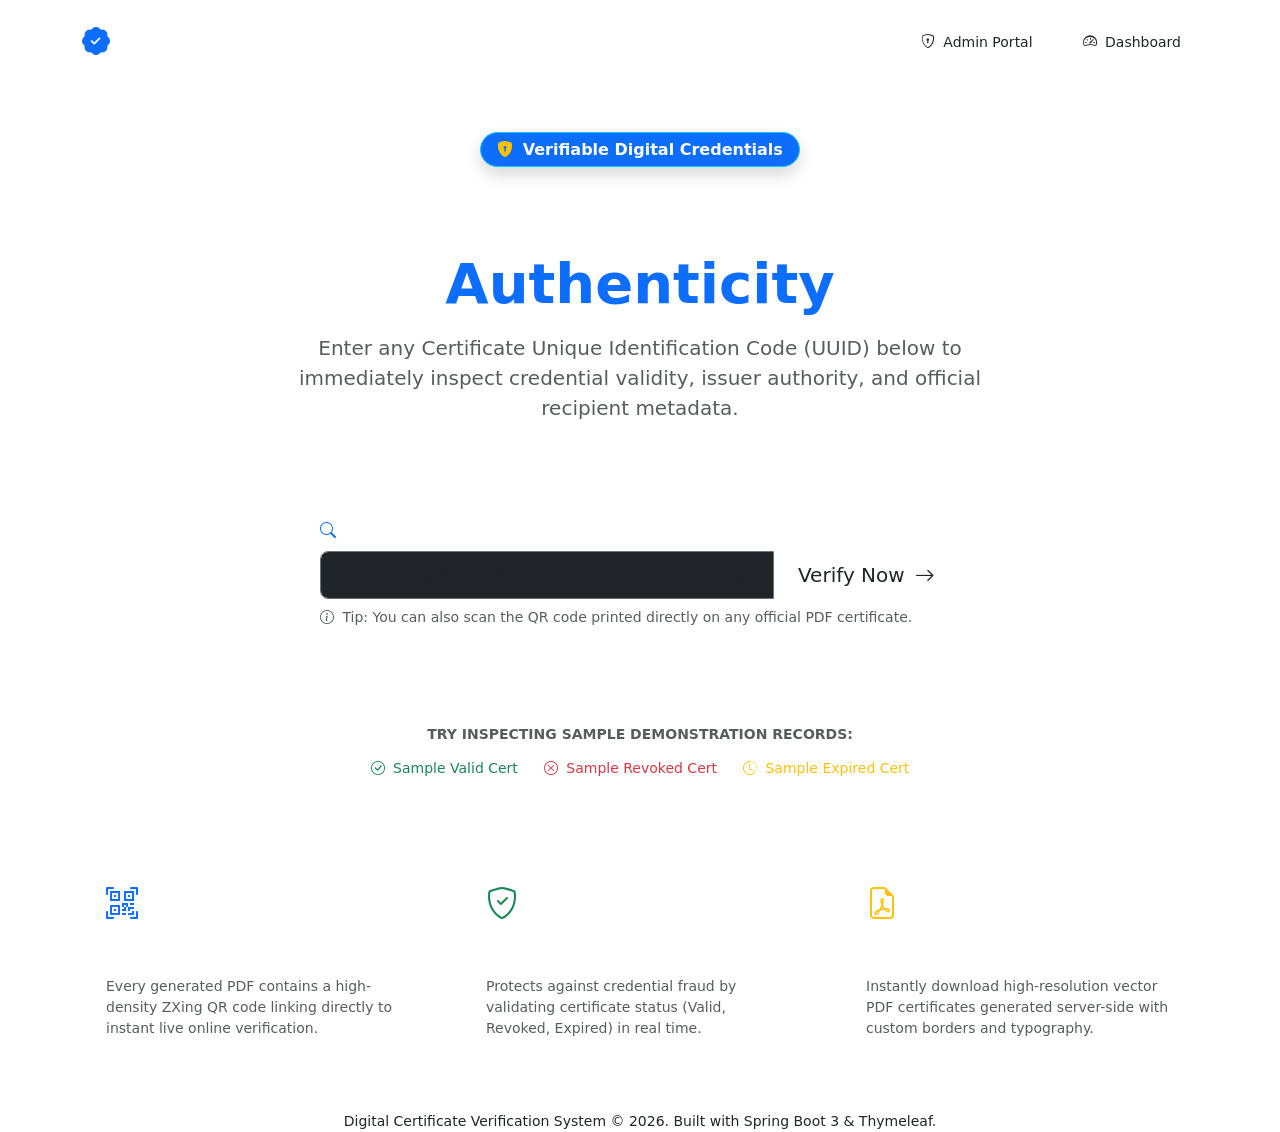
<file: src/main/resources/templates/index.html>
<!DOCTYPE html>
<html xmlns:th="http://www.thymeleaf.org"
      xmlns:sec="http://www.thymeleaf.org/extras/spring-security" lang="en">
<head>
    <meta charset="UTF-8">
    <meta name="viewport" content="width=device-width, initial-scale=1.0">
    <title>Digital Certificate Verification Portal</title>
    <meta name="description" content="Verify the authenticity and validity of issued digital certificates using unique UUID verification codes or QR scans.">
    
    <!-- Bootstrap 5 CSS -->
    <link href="https://cdn.jsdelivr.net/npm/bootstrap@5.3.2/dist/css/bootstrap.min.css" rel="stylesheet">
    <!-- Bootstrap Icons -->
    <link href="https://cdn.jsdelivr.net/npm/bootstrap-icons@1.11.3/font/bootstrap-icons.min.css" rel="stylesheet">
    <!-- Custom CSS -->
    <link rel="stylesheet" th:href="@{/css/styles.css}">
</head>
<body>

    <!-- Navigation Header -->
    <nav class="navbar navbar-expand-lg navbar-dark navbar-custom py-3">
        <div class="container">
            <a class="navbar-brand d-flex align-items-center gap-2" href="/">
                <i class="bi bi-patch-check-fill fs-3 text-primary"></i>
                <span class="fs-4">CertiVerify</span>
            </a>
            <div class="d-flex align-items-center gap-3">
                <a sec:authorize="isAnonymous()" href="/login" class="btn btn-outline-custom btn-sm px-3">
                    <i class="bi bi-shield-lock me-1"></i> Admin Portal
                </a>
                <a sec:authorize="isAuthenticated()" href="/admin/dashboard" class="btn btn-primary-custom btn-sm px-3">
                    <i class="bi bi-speedometer2 me-1"></i> Dashboard
                </a>
            </div>
        </div>
    </nav>

    <!-- Hero Section -->
    <main class="container my-auto py-5">
        <div class="row justify-content-center text-center">
            <div class="col-lg-9 col-xl-8">
                
                <div class="badge bg-primary text-white px-3 py-2 rounded-pill mb-3 border border-info fs-6 shadow">
                    <i class="bi bi-shield-lock-fill me-1 text-warning"></i> Verifiable Digital Credentials
                </div>

                <h1 class="display-4 fw-bold mb-3 text-white">
                    Verify Certificate <span class="text-primary">Authenticity</span>
                </h1>
                
                <p class="lead text-muted mb-5">
                    Enter any Certificate Unique Identification Code (UUID) below to immediately inspect credential validity, issuer authority, and official recipient metadata.
                </p>

                <!-- Search Card -->
                <div class="glass-card p-4 p-md-5 mb-5 text-start">
                    <form th:action="@{/verify}" method="get" id="searchForm">
                        <label for="certificateIdInput" class="form-label fw-bold text-white mb-2">
                            <i class="bi bi-search me-1 text-primary"></i> Enter Certificate ID Code
                        </label>
                        <div class="input-group input-group-lg">
                            <input type="text" 
                                   id="certificateIdInput" 
                                   name="id" 
                                   class="form-control bg-dark text-white border-secondary shadow-none" 
                                   placeholder="e.g. c8f1e2a0-4b5c-4d3e-8f1a-2b3c4d5e6f7a" 
                                   required 
                                   autocomplete="off">
                            <button type="submit" class="btn btn-primary-custom px-4">
                                Verify Now <i class="bi bi-arrow-right ms-1"></i>
                            </button>
                        </div>
                        <div class="form-text text-muted mt-2">
                            <i class="bi bi-info-circle me-1"></i> Tip: You can also scan the QR code printed directly on any official PDF certificate.
                        </div>
                    </form>
                </div>

                <!-- Sample Pre-loaded Demo Certificates -->
                <div class="text-center text-muted small">
                    <p class="mb-2 text-uppercase fw-semibold tracking-wider">Try inspecting sample demonstration records:</p>
                    <div class="d-flex flex-wrap justify-content-center gap-2">
                        <a href="/verify/c8f1e2a0-4b5c-4d3e-8f1a-2b3c4d5e6f7a" class="btn btn-sm btn-outline-custom text-success">
                            <i class="bi bi-check-circle me-1"></i> Sample Valid Cert
                        </a>
                        <a href="/verify/e9d8c7b6-5a4f-3e2d-1c0b-9a8b7c6d5e4f" class="btn btn-sm btn-outline-custom text-danger">
                            <i class="bi bi-x-circle me-1"></i> Sample Revoked Cert
                        </a>
                        <a href="/verify/a1b2c3d4-e5f6-7a8b-9c0d-1e2f3a4b5c6d" class="btn btn-sm btn-outline-custom text-warning">
                            <i class="bi bi-clock-history me-1"></i> Sample Expired Cert
                        </a>
                    </div>
                </div>

            </div>
        </div>

        <!-- Features Grid -->
        <div class="row g-4 mt-5">
            <div class="col-md-4">
                <div class="glass-card p-4 h-100">
                    <div class="feature-icon text-primary fs-2 mb-3">
                        <i class="bi bi-qr-code-scan"></i>
                    </div>
                    <h5 class="text-white fw-bold mb-2">QR Code Verification</h5>
                    <p class="text-muted small mb-0">Every generated PDF contains a high-density ZXing QR code linking directly to instant live online verification.</p>
                </div>
            </div>
            <div class="col-md-4">
                <div class="glass-card p-4 h-100">
                    <div class="feature-icon text-success fs-2 mb-3">
                        <i class="bi bi-shield-check"></i>
                    </div>
                    <h5 class="text-white fw-bold mb-2">Real-Time Tamper Defense</h5>
                    <p class="text-muted small mb-0">Protects against credential fraud by validating certificate status (Valid, Revoked, Expired) in real time.</p>
                </div>
            </div>
            <div class="col-md-4">
                <div class="glass-card p-4 h-100">
                    <div class="feature-icon text-warning fs-2 mb-3">
                        <i class="bi bi-file-earmark-pdf"></i>
                    </div>
                    <h5 class="text-white fw-bold mb-2">High-Res PDF Export</h5>
                    <p class="text-muted small mb-0">Instantly download high-resolution vector PDF certificates generated server-side with custom borders and typography.</p>
                </div>
            </div>
        </div>

    </main>

    <!-- Footer -->
    <footer class="text-center">
        <div class="container">
            <p class="mb-0 small">
                Digital Certificate Verification System &copy; 2026. Built with Spring Boot 3 &amp; Thymeleaf.
            </p>
        </div>
    </footer>

    <!-- Bootstrap JS -->
    <script src="https://cdn.jsdelivr.net/npm/bootstrap@5.3.2/dist/js/bootstrap.bundle.min.js"></script>
    <!-- Custom JS -->
    <script th:src="@{/js/app.js}"></script>
</body>
</html>
</file>
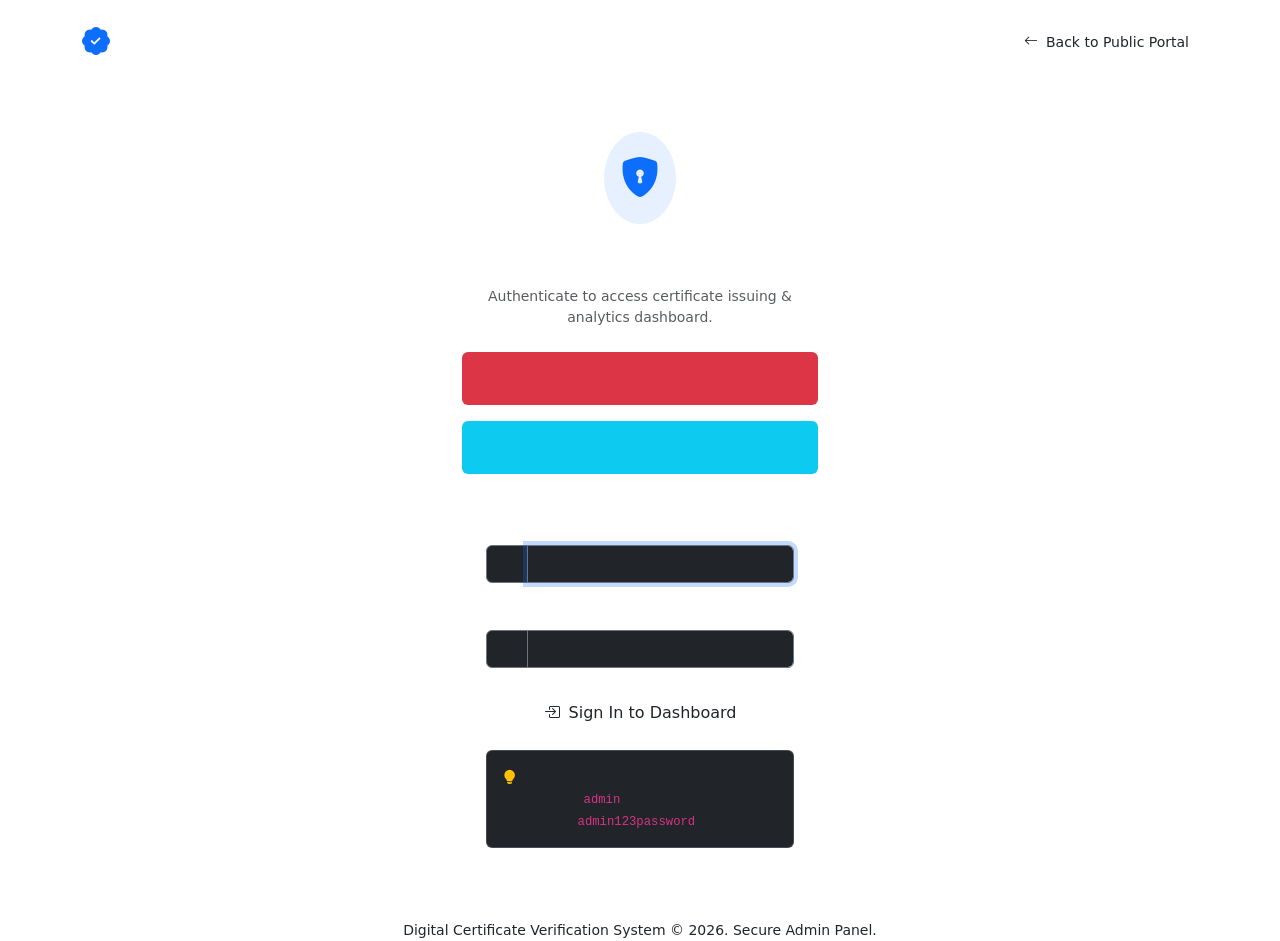
<file: src/main/resources/templates/login.html>
<!DOCTYPE html>
<html xmlns:th="http://www.thymeleaf.org" lang="en">
<head>
    <meta charset="UTF-8">
    <meta name="viewport" content="width=device-width, initial-scale=1.0">
    <title>Admin Login | CertiVerify</title>
    
    <!-- Bootstrap 5 CSS -->
    <link href="https://cdn.jsdelivr.net/npm/bootstrap@5.3.2/dist/css/bootstrap.min.css" rel="stylesheet">
    <!-- Bootstrap Icons -->
    <link href="https://cdn.jsdelivr.net/npm/bootstrap-icons@1.11.3/font/bootstrap-icons.min.css" rel="stylesheet">
    <!-- Custom CSS -->
    <link rel="stylesheet" th:href="@{/css/styles.css}">
</head>
<body>

    <nav class="navbar navbar-expand-lg navbar-dark navbar-custom py-3">
        <div class="container">
            <a class="navbar-brand d-flex align-items-center gap-2" href="/">
                <i class="bi bi-patch-check-fill fs-3 text-primary"></i>
                <span class="fs-4">CertiVerify</span>
            </a>
            <a href="/" class="btn btn-outline-custom btn-sm">
                <i class="bi bi-arrow-left me-1"></i> Back to Public Portal
            </a>
        </div>
    </nav>

    <main class="container my-auto py-5">
        <div class="row justify-content-center">
            <div class="col-md-6 col-lg-5 col-xl-4">
                
                <div class="text-center mb-4">
                    <div class="d-inline-flex p-3 rounded-circle bg-primary bg-opacity-10 text-primary mb-3">
                        <i class="bi bi-shield-lock-fill fs-1"></i>
                    </div>
                    <h2 class="text-white fw-bold">Admin Portal</h2>
                    <p class="text-muted small">Authenticate to access certificate issuing &amp; analytics dashboard.</p>
                </div>

                <!-- Error & Info Alerts -->
                <div th:if="${errorMessage}" class="alert alert-danger border-0 bg-danger bg-opacity-20 text-danger text-center small mb-3">
                    <i class="bi bi-exclamation-circle me-1"></i> <span th:text="${errorMessage}">Error</span>
                </div>

                <div th:if="${infoMessage}" class="alert alert-info border-0 bg-info bg-opacity-20 text-info text-center small mb-3">
                    <i class="bi bi-info-circle me-1"></i> <span th:text="${infoMessage}">Info</span>
                </div>

                <!-- Login Glass Card -->
                <div class="glass-card p-4">
                    <form th:action="@{/login}" method="post">
                        <div class="mb-3">
                            <label for="username" class="form-label text-white small fw-semibold">Username</label>
                            <div class="input-group">
                                <span class="input-group-text bg-dark border-secondary text-muted"><i class="bi bi-person"></i></span>
                                <input type="text" id="username" name="username" class="form-control bg-dark text-white border-secondary" placeholder="admin" required autofocus>
                            </div>
                        </div>

                        <div class="mb-4">
                            <label for="password" class="form-label text-white small fw-semibold">Password</label>
                            <div class="input-group">
                                <span class="input-group-text bg-dark border-secondary text-muted"><i class="bi bi-key"></i></span>
                                <input type="password" id="password" name="password" class="form-control bg-dark text-white border-secondary" placeholder="••••••••" required>
                            </div>
                        </div>

                        <button type="submit" class="btn btn-primary-custom w-100 py-2 mb-3">
                            <i class="bi bi-box-arrow-in-right me-1"></i> Sign In to Dashboard
                        </button>
                    </form>

                    <!-- Pre-filled Credentials Tip -->
                    <div class="p-3 rounded bg-dark border border-secondary border-opacity-50 text-muted small">
                        <i class="bi bi-lightbulb-fill text-warning me-1"></i> <strong>Default Credentials:</strong><br>
                        Username: <code>admin</code><br>
                        Password: <code>admin123password</code>
                    </div>
                </div>

            </div>
        </div>
    </main>

    <footer class="text-center">
        <div class="container">
            <p class="mb-0 small">Digital Certificate Verification System &copy; 2026. Secure Admin Panel.</p>
        </div>
    </footer>

    <script src="https://cdn.jsdelivr.net/npm/bootstrap@5.3.2/dist/js/bootstrap.bundle.min.js"></script>
</body>
</html>
</file>
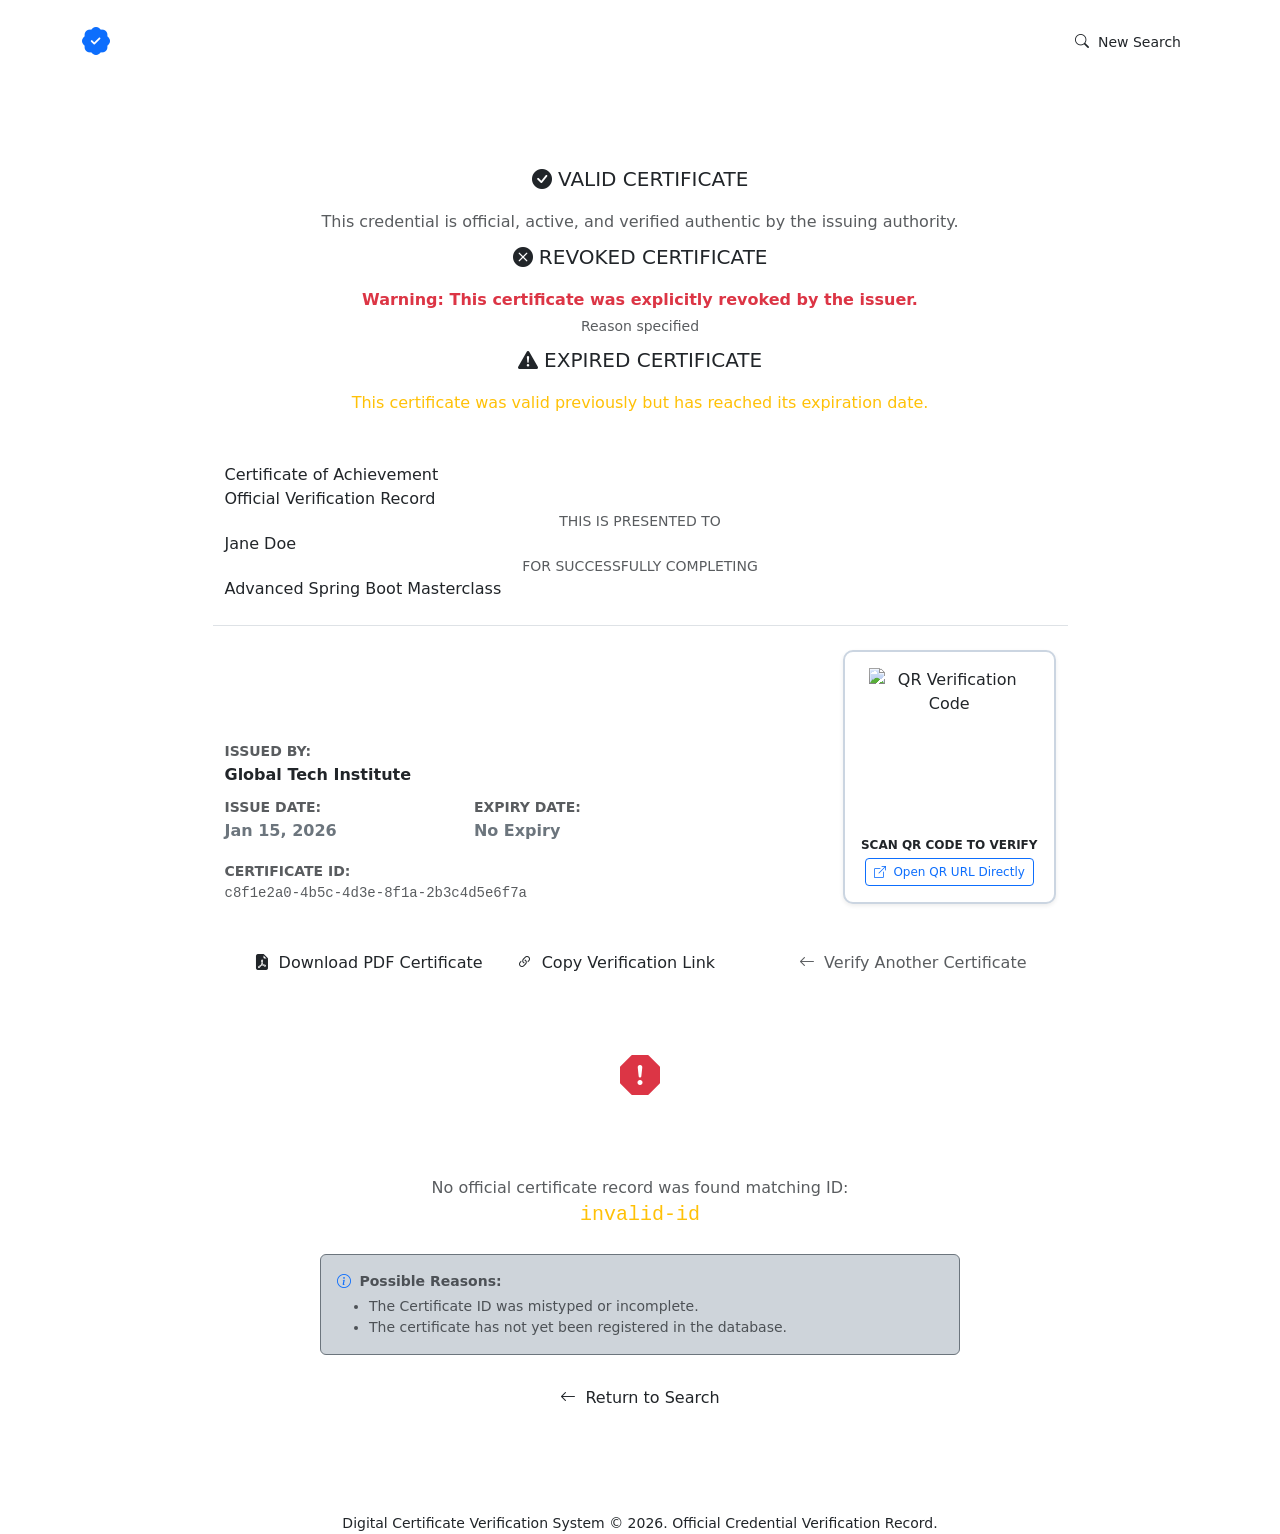
<file: src/main/resources/templates/verify.html>
<!DOCTYPE html>
<html xmlns:th="http://www.thymeleaf.org"
      xmlns:sec="http://www.thymeleaf.org/extras/spring-security" lang="en">
<head>
    <meta charset="UTF-8">
    <meta name="viewport" content="width=device-width, initial-scale=1.0">
    <title>Certificate Verification Result | CertiVerify</title>
    
    <!-- Bootstrap 5 CSS -->
    <link href="https://cdn.jsdelivr.net/npm/bootstrap@5.3.2/dist/css/bootstrap.min.css" rel="stylesheet">
    <!-- Bootstrap Icons -->
    <link href="https://cdn.jsdelivr.net/npm/bootstrap-icons@1.11.3/font/bootstrap-icons.min.css" rel="stylesheet">
    <!-- Custom CSS -->
    <link rel="stylesheet" th:href="@{/css/styles.css}">
</head>
<body>

    <!-- Navigation Header -->
    <nav class="navbar navbar-expand-lg navbar-dark navbar-custom py-3">
        <div class="container">
            <a class="navbar-brand d-flex align-items-center gap-2" href="/">
                <i class="bi bi-patch-check-fill fs-3 text-primary"></i>
                <span class="fs-4">CertiVerify</span>
            </a>
            <div class="d-flex align-items-center gap-3">
                <a href="/" class="btn btn-outline-custom btn-sm px-3">
                    <i class="bi bi-search me-1"></i> New Search
                </a>
            </div>
        </div>
    </nav>

    <main class="container my-5">
        
        <!-- CASE 1: Certificate Found -->
        <div th:if="${found}" class="row justify-content-center">
            <div class="col-lg-10 col-xl-9">
                
                <!-- Status Banner -->
                <div class="glass-card p-4 mb-4 text-center">
                    <div th:if="${certificate.status.name() == 'VALID'}">
                        <div class="badge-status badge-valid fs-5 py-2 px-4 mb-2">
                            <i class="bi bi-check-circle-fill"></i> VALID CERTIFICATE
                        </div>
                        <p class="text-muted mb-0">This credential is official, active, and verified authentic by the issuing authority.</p>
                    </div>

                    <div th:if="${certificate.status.name() == 'REVOKED'}">
                        <div class="badge-status badge-revoked fs-5 py-2 px-4 mb-2">
                            <i class="bi bi-x-circle-fill"></i> REVOKED CERTIFICATE
                        </div>
                        <p class="text-danger mb-1 fw-bold">Warning: This certificate was explicitly revoked by the issuer.</p>
                        <p class="text-muted small mb-0" th:if="${certificate.revocationReason != null}" th:text="'Reason: ' + ${certificate.revocationReason}">Reason specified</p>
                    </div>

                    <div th:if="${certificate.status.name() == 'EXPIRED'}">
                        <div class="badge-status badge-expired fs-5 py-2 px-4 mb-2">
                            <i class="bi bi-exclamation-triangle-fill"></i> EXPIRED CERTIFICATE
                        </div>
                        <p class="text-warning mb-0">This certificate was valid previously but has reached its expiration date.</p>
                    </div>
                </div>

                <!-- Certificate Visual Document Card -->
                <div class="certificate-frame mb-4">
                    <div class="cert-header">
                        <div class="cert-title">Certificate of Achievement</div>
                        <div class="cert-subtitle">Official Verification Record</div>
                    </div>

                    <div class="text-center text-muted small text-uppercase tracking-wider">This is presented to</div>
                    <div class="cert-recipient" th:text="${certificate.recipientName}">Jane Doe</div>

                    <div class="text-center text-muted small text-uppercase tracking-wider">for successfully completing</div>
                    <div class="cert-course" th:text="${certificate.courseName}">Advanced Spring Boot Masterclass</div>

                    <div class="row align-items-end mt-4 pt-4 border-top">
                        <div class="col-md-7">
                            <div class="mb-2">
                                <span class="text-muted small text-uppercase fw-bold">Issued By:</span>
                                <div class="fw-bold fs-6 text-dark" th:text="${certificate.issuedBy}">Global Tech Institute</div>
                            </div>
                            <div class="row">
                                <div class="col-6">
                                    <span class="text-muted small text-uppercase fw-bold">Issue Date:</span>
                                    <div class="fw-semibold text-secondary" th:text="${#temporals.format(certificate.issueDate, 'MMM dd, yyyy')}">Jan 15, 2026</div>
                                </div>
                                <div class="col-6">
                                    <span class="text-muted small text-uppercase fw-bold">Expiry Date:</span>
                                    <div class="fw-semibold text-secondary" 
                                         th:text="${certificate.expiryDate != null ? #temporals.format(certificate.expiryDate, 'MMM dd, yyyy') : 'Lifetime (No Expiry)'}">
                                         No Expiry
                                    </div>
                                </div>
                            </div>
                            <div class="mt-3">
                                <span class="text-muted small text-uppercase fw-bold">Certificate ID:</span>
                                <div class="font-monospace text-muted small text-break" th:text="${certificate.id}">c8f1e2a0-4b5c-4d3e-8f1a-2b3c4d5e6f7a</div>
                            </div>
                        </div>

                        <!-- Embedded QR Code Image -->
                        <div class="col-md-5 text-end mt-3 mt-md-0">
                            <div class="p-3 bg-white d-inline-block text-center shadow-sm" style="border: 2px solid #cbd5e1; border-radius: 10px;">
                                <img th:src="'data:image/png;base64,' + ${qrBase64}" alt="QR Verification Code" class="img-fluid mb-2" width="160" height="160" style="image-rendering: pixelated; display: block; margin: 0 auto;">
                                <div class="fw-bold text-dark text-uppercase mb-1" style="font-size: 0.75rem;">Scan QR Code to Verify</div>
                                <a th:href="${certificate.verificationUrl}" target="_blank" class="btn btn-sm btn-outline-primary py-1 px-2" style="font-size: 0.75rem;">
                                    <i class="bi bi-box-arrow-up-right me-1"></i> Open QR URL Directly
                                </a>
                            </div>
                        </div>
                    </div>
                </div>

                <!-- Action Toolbar -->
                <div class="glass-card p-3 d-flex flex-wrap align-items-center justify-content-between gap-3">
                    <div class="d-flex align-items-center gap-2">
                        <a th:href="@{/api/certificates/{id}/pdf(id=${certificate.id})}" class="btn btn-primary-custom">
                            <i class="bi bi-file-earmark-pdf-fill me-1"></i> Download PDF Certificate
                        </a>
                        <button type="button" class="btn btn-outline-custom" th:attr="data-url=${certificate.verificationUrl}" onclick="copyToClipboard(this.getAttribute('data-url'), this)">
                            <i class="bi bi-link-45deg me-1"></i> Copy Verification Link
                        </button>
                    </div>
                    <a href="/" class="btn btn-link text-muted text-decoration-none small">
                        <i class="bi bi-arrow-left me-1"></i> Verify Another Certificate
                    </a>
                </div>

            </div>
        </div>

        <!-- CASE 2: Certificate Not Found -->
        <div th:unless="${found}" class="row justify-content-center text-center">
            <div class="col-lg-8">
                <div class="glass-card p-5 border-danger border-opacity-30">
                    <div class="text-danger fs-1 mb-3">
                        <i class="bi bi-exclamation-octagon-fill"></i>
                    </div>
                    <h2 class="text-white fw-bold mb-3">Certificate Not Found</h2>
                    <p class="text-muted mb-4">
                        No official certificate record was found matching ID: <br>
                        <code class="fs-5 text-warning" th:text="${searchedId}">invalid-id</code>
                    </p>
                    <div class="alert alert-dark border-secondary text-start text-muted small mb-4">
                        <i class="bi bi-info-circle me-1 text-primary"></i> <strong>Possible Reasons:</strong>
                        <ul class="mb-0 mt-1">
                            <li>The Certificate ID was mistyped or incomplete.</li>
                            <li>The certificate has not yet been registered in the database.</li>
                        </ul>
                    </div>
                    <a href="/" class="btn btn-primary-custom px-4">
                        <i class="bi bi-arrow-left me-1"></i> Return to Search
                    </a>
                </div>
            </div>
        </div>

    </main>

    <!-- Footer -->
    <footer class="text-center">
        <div class="container">
            <p class="mb-0 small">
                Digital Certificate Verification System &copy; 2026. Official Credential Verification Record.
            </p>
        </div>
    </footer>

    <!-- Bootstrap & Custom JS -->
    <script src="https://cdn.jsdelivr.net/npm/bootstrap@5.3.2/dist/js/bootstrap.bundle.min.js"></script>
    <script th:src="@{/js/app.js}"></script>
</body>
</html>
</file>
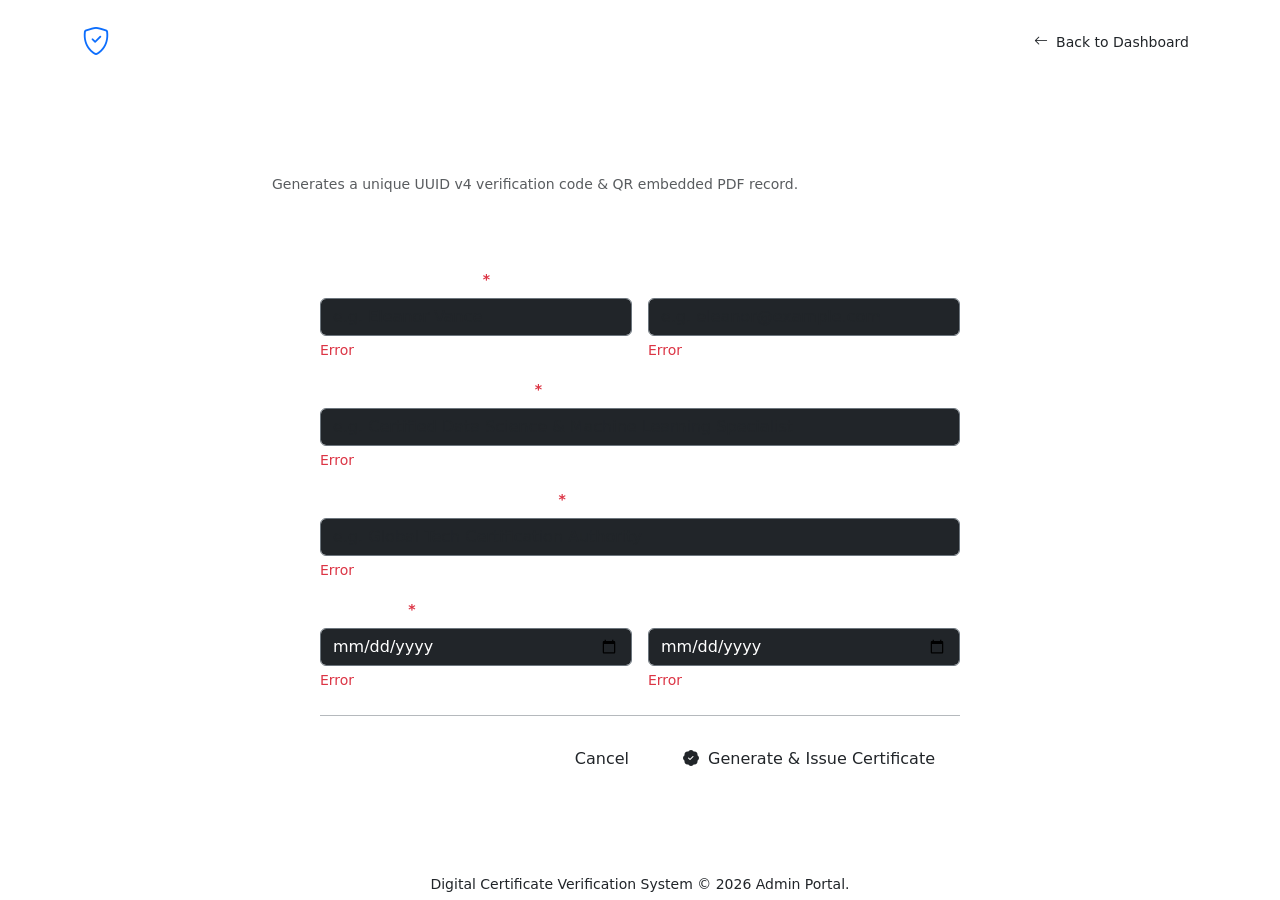
<file: src/main/resources/templates/admin/create-certificate.html>
<!DOCTYPE html>
<html xmlns:th="http://www.thymeleaf.org" lang="en">
<head>
    <meta charset="UTF-8">
    <meta name="viewport" content="width=device-width, initial-scale=1.0">
    <title>Issue New Certificate | CertiVerify Admin</title>
    
    <!-- Bootstrap 5 CSS -->
    <link href="https://cdn.jsdelivr.net/npm/bootstrap@5.3.2/dist/css/bootstrap.min.css" rel="stylesheet">
    <!-- Bootstrap Icons -->
    <link href="https://cdn.jsdelivr.net/npm/bootstrap-icons@1.11.3/font/bootstrap-icons.min.css" rel="stylesheet">
    <!-- Custom CSS -->
    <link rel="stylesheet" th:href="@{/css/styles.css}">
</head>
<body>

    <nav class="navbar navbar-expand-lg navbar-dark navbar-custom py-3">
        <div class="container">
            <a class="navbar-brand d-flex align-items-center gap-2" href="/admin/dashboard">
                <i class="bi bi-shield-check fs-3 text-primary"></i>
                <span class="fs-4">CertiVerify Admin</span>
            </a>
            <a href="/admin/dashboard" class="btn btn-outline-custom btn-sm">
                <i class="bi bi-arrow-left me-1"></i> Back to Dashboard
            </a>
        </div>
    </nav>

    <main class="container my-5">
        <div class="row justify-content-center">
            <div class="col-lg-8">
                
                <div class="d-flex align-items-center justify-content-between mb-4">
                    <div>
                        <h2 class="text-white fw-bold mb-1">Issue New Digital Certificate</h2>
                        <p class="text-muted small mb-0">Generates a unique UUID v4 verification code &amp; QR embedded PDF record.</p>
                    </div>
                </div>

                <div class="glass-card p-4 p-md-5">
                    <form th:action="@{/admin/certificates/new}" th:object="${certificateForm}" method="post">
                        
                        <div class="row g-3 mb-3">
                            <div class="col-md-6">
                                <label for="recipientName" class="form-label text-white small fw-semibold">
                                    Recipient Full Name <span class="text-danger">*</span>
                                </label>
                                <input type="text" 
                                       id="recipientName" 
                                       th:field="*{recipientName}" 
                                       class="form-control bg-dark text-white border-secondary" 
                                       placeholder="e.g. Eleanor Vance" 
                                       required>
                                <div class="text-danger small mt-1" th:if="${#fields.hasErrors('recipientName')}" th:errors="*{recipientName}">Error</div>
                            </div>
                            
                            <div class="col-md-6">
                                <label for="recipientEmail" class="form-label text-white small fw-semibold">
                                    Recipient Email (Optional)
                                </label>
                                <input type="email" 
                                       id="recipientEmail" 
                                       th:field="*{recipientEmail}" 
                                       class="form-control bg-dark text-white border-secondary" 
                                       placeholder="e.g. eleanor@example.com">
                                <div class="text-danger small mt-1" th:if="${#fields.hasErrors('recipientEmail')}" th:errors="*{recipientEmail}">Error</div>
                            </div>
                        </div>

                        <div class="mb-3">
                            <label for="courseName" class="form-label text-white small fw-semibold">
                                Course / Qualification Title <span class="text-danger">*</span>
                            </label>
                            <input type="text" 
                                   id="courseName" 
                                   th:field="*{courseName}" 
                                   class="form-control bg-dark text-white border-secondary" 
                                   placeholder="e.g. Certified Data Science & Machine Learning Specialist" 
                                   required>
                            <div class="text-danger small mt-1" th:if="${#fields.hasErrors('courseName')}" th:errors="*{courseName}">Error</div>
                        </div>

                        <div class="mb-3">
                            <label for="issuedBy" class="form-label text-white small fw-semibold">
                                Issuing Institution / Authority <span class="text-danger">*</span>
                            </label>
                            <input type="text" 
                                   id="issuedBy" 
                                   th:field="*{issuedBy}" 
                                   class="form-control bg-dark text-white border-secondary" 
                                   placeholder="e.g. Global Tech Certification Authority" 
                                   required>
                            <div class="text-danger small mt-1" th:if="${#fields.hasErrors('issuedBy')}" th:errors="*{issuedBy}">Error</div>
                        </div>

                        <div class="row g-3 mb-4">
                            <div class="col-md-6">
                                <label for="issueDate" class="form-label text-white small fw-semibold">
                                    Issue Date <span class="text-danger">*</span>
                                </label>
                                <input type="date" 
                                       id="issueDate" 
                                       th:field="*{issueDate}" 
                                       class="form-control bg-dark text-white border-secondary" 
                                       required>
                                <div class="text-danger small mt-1" th:if="${#fields.hasErrors('issueDate')}" th:errors="*{issueDate}">Error</div>
                            </div>

                            <div class="col-md-6">
                                <label for="expiryDate" class="form-label text-white small fw-semibold">
                                    Expiry Date (Leave empty for Lifetime)
                                </label>
                                <input type="date" 
                                       id="expiryDate" 
                                       th:field="*{expiryDate}" 
                                       class="form-control bg-dark text-white border-secondary">
                                <div class="text-danger small mt-1" th:if="${#fields.hasErrors('expiryDate')}" th:errors="*{expiryDate}">Error</div>
                            </div>
                        </div>

                        <div class="d-flex align-items-center justify-content-end gap-3 border-top border-secondary border-opacity-50 pt-4">
                            <a href="/admin/dashboard" class="btn btn-outline-custom">Cancel</a>
                            <button type="submit" class="btn btn-primary-custom px-4">
                                <i class="bi bi-patch-check-fill me-1"></i> Generate &amp; Issue Certificate
                            </button>
                        </div>
                    </form>
                </div>

            </div>
        </div>
    </main>

    <footer class="text-center">
        <div class="container">
            <p class="mb-0 small">Digital Certificate Verification System &copy; 2026 Admin Portal.</p>
        </div>
    </footer>

    <script src="https://cdn.jsdelivr.net/npm/bootstrap@5.3.2/dist/js/bootstrap.bundle.min.js"></script>
</body>
</html>
</file>
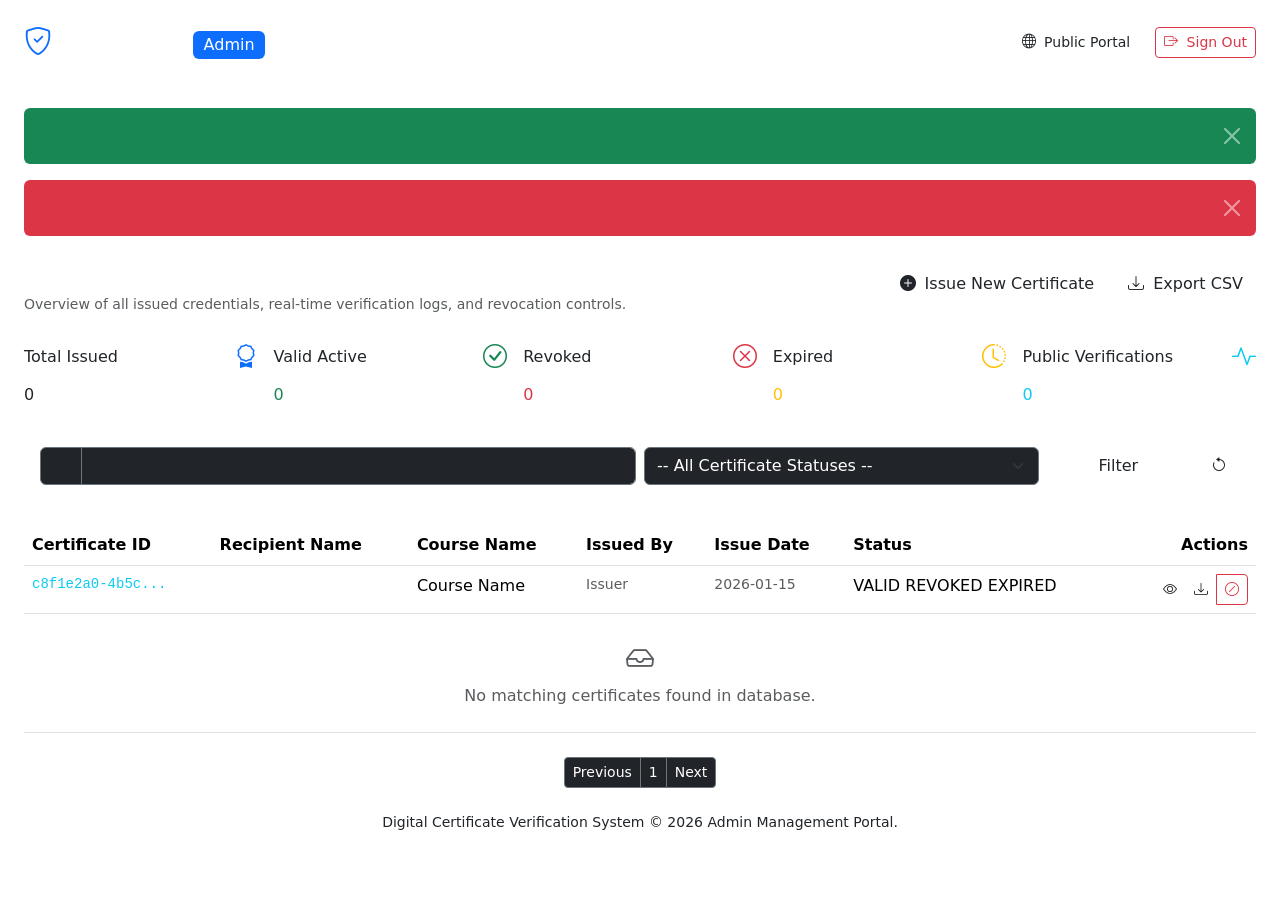
<file: src/main/resources/templates/admin/dashboard.html>
<!DOCTYPE html>
<html xmlns:th="http://www.thymeleaf.org"
      xmlns:sec="http://www.thymeleaf.org/extras/spring-security" lang="en">
<head>
    <meta charset="UTF-8">
    <meta name="viewport" content="width=device-width, initial-scale=1.0">
    <title>Admin Dashboard | Digital Certificate System</title>
    
    <!-- Bootstrap 5 CSS -->
    <link href="https://cdn.jsdelivr.net/npm/bootstrap@5.3.2/dist/css/bootstrap.min.css" rel="stylesheet">
    <!-- Bootstrap Icons -->
    <link href="https://cdn.jsdelivr.net/npm/bootstrap-icons@1.11.3/font/bootstrap-icons.min.css" rel="stylesheet">
    <!-- Custom CSS -->
    <link rel="stylesheet" th:href="@{/css/styles.css}">
</head>
<body>

    <!-- Header Navigation -->
    <nav class="navbar navbar-expand-lg navbar-dark navbar-custom py-3">
        <div class="container-fluid px-4">
            <a class="navbar-brand d-flex align-items-center gap-2" href="/admin/dashboard">
                <i class="bi bi-shield-check fs-3 text-primary"></i>
                <span class="fs-4">CertiVerify <span class="badge bg-primary fs-6 fw-normal">Admin</span></span>
            </a>
            <div class="d-flex align-items-center gap-3">
                <a href="/" target="_blank" class="btn btn-outline-custom btn-sm">
                    <i class="bi bi-globe me-1"></i> Public Portal
                </a>
                <form th:action="@{/logout}" method="post" class="d-inline">
                    <button type="submit" class="btn btn-outline-danger btn-sm">
                        <i class="bi bi-box-arrow-right me-1"></i> Sign Out
                    </button>
                </form>
            </div>
        </div>
    </nav>

    <main class="container-fluid px-4 py-4">

        <!-- Flash Messages -->
        <div th:if="${successMessage}" class="alert alert-success border-0 bg-success bg-opacity-20 text-success alert-dismissible fade show" role="alert">
            <i class="bi bi-check-circle-fill me-2"></i> <span th:text="${successMessage}">Success!</span>
            <button type="button" class="btn-close btn-close-white" data-bs-dismiss="alert" aria-label="Close"></button>
        </div>

        <div th:if="${errorMessage}" class="alert alert-danger border-0 bg-danger bg-opacity-20 text-danger alert-dismissible fade show" role="alert">
            <i class="bi bi-exclamation-triangle-fill me-2"></i> <span th:text="${errorMessage}">Error!</span>
            <button type="button" class="btn-close btn-close-white" data-bs-dismiss="alert" aria-label="Close"></button>
        </div>

        <!-- Dashboard Header Bar -->
        <div class="d-flex flex-wrap align-items-center justify-content-between gap-3 mb-4">
            <div>
                <h2 class="text-white fw-bold mb-1">Certificate Management &amp; Analytics</h2>
                <p class="text-muted small mb-0">Overview of all issued credentials, real-time verification logs, and revocation controls.</p>
            </div>
            <div class="d-flex align-items-center gap-2">
                <a href="/admin/certificates/new" class="btn btn-primary-custom">
                    <i class="bi bi-plus-circle-fill me-1"></i> Issue New Certificate
                </a>
                <a th:href="@{/api/admin/export/csv}" class="btn btn-outline-custom">
                    <i class="bi bi-download me-1"></i> Export CSV
                </a>
            </div>
        </div>

        <!-- Analytics Stat Cards -->
        <div class="row g-3 mb-4">
            <div class="col-sm-6 col-lg-2-4 col-xl">
                <div class="stat-card">
                    <div class="d-flex align-items-center justify-content-between mb-2">
                        <span class="stat-label">Total Issued</span>
                        <i class="bi bi-award fs-4 text-primary"></i>
                    </div>
                    <div class="stat-value" th:text="${analytics.totalIssued}">0</div>
                </div>
            </div>
            <div class="col-sm-6 col-lg-2-4 col-xl">
                <div class="stat-card">
                    <div class="d-flex align-items-center justify-content-between mb-2">
                        <span class="stat-label">Valid Active</span>
                        <i class="bi bi-check-circle fs-4 text-success"></i>
                    </div>
                    <div class="stat-value text-success" th:text="${analytics.totalValid}">0</div>
                </div>
            </div>
            <div class="col-sm-6 col-lg-2-4 col-xl">
                <div class="stat-card">
                    <div class="d-flex align-items-center justify-content-between mb-2">
                        <span class="stat-label">Revoked</span>
                        <i class="bi bi-x-circle fs-4 text-danger"></i>
                    </div>
                    <div class="stat-value text-danger" th:text="${analytics.totalRevoked}">0</div>
                </div>
            </div>
            <div class="col-sm-6 col-lg-2-4 col-xl">
                <div class="stat-card">
                    <div class="d-flex align-items-center justify-content-between mb-2">
                        <span class="stat-label">Expired</span>
                        <i class="bi bi-clock-history fs-4 text-warning"></i>
                    </div>
                    <div class="stat-value text-warning" th:text="${analytics.totalExpired}">0</div>
                </div>
            </div>
            <div class="col-sm-6 col-lg-2-4 col-xl">
                <div class="stat-card">
                    <div class="d-flex align-items-center justify-content-between mb-2">
                        <span class="stat-label">Public Verifications</span>
                        <i class="bi bi-activity fs-4 text-info"></i>
                    </div>
                    <div class="stat-value text-info" th:text="${analytics.totalVerifications}">0</div>
                </div>
            </div>
        </div>

        <!-- Filter & Search Toolbar -->
        <div class="glass-card p-3 mb-4">
            <form th:action="@{/admin/dashboard}" method="get" class="row g-2 align-items-center">
                <div class="col-md-5 col-lg-6">
                    <div class="input-group">
                        <span class="input-group-text bg-dark border-secondary text-muted"><i class="bi bi-search"></i></span>
                        <input type="text" name="q" th:value="${query}" class="form-control bg-dark text-white border-secondary" placeholder="Search by Certificate ID, Recipient, Course...">
                    </div>
                </div>
                <div class="col-md-4 col-lg-4">
                    <select name="status" class="form-select bg-dark text-white border-secondary">
                        <option value="">-- All Certificate Statuses --</option>
                        <option th:each="st : ${statuses}" 
                                th:value="${st}" 
                                th:text="${st}" 
                                th:selected="${st == statusFilter}">VALID</option>
                    </select>
                </div>
                <div class="col-md-3 col-lg-2 d-flex gap-2">
                    <button type="submit" class="btn btn-primary-custom w-100">Filter</button>
                    <a href="/admin/dashboard" class="btn btn-outline-custom" title="Reset Filters"><i class="bi bi-arrow-counterclockwise"></i></a>
                </div>
            </form>
        </div>

        <!-- Certificate Records Table -->
        <div class="glass-card p-0 overflow-hidden mb-4">
            <div class="table-responsive">
                <table class="table table-custom mb-0">
                    <thead>
                        <tr>
                            <th>Certificate ID</th>
                            <th>Recipient Name</th>
                            <th>Course Name</th>
                            <th>Issued By</th>
                            <th>Issue Date</th>
                            <th>Status</th>
                            <th class="text-end">Actions</th>
                        </tr>
                    </thead>
                    <tbody>
                        <tr th:each="cert : ${certificates}">
                            <td class="font-monospace text-muted small">
                                <a th:href="@{/verify/{id}(id=${cert.id})}" target="_blank" class="text-info text-decoration-none" th:text="${cert.id}">
                                    c8f1e2a0-4b5c...
                                </a>
                            </td>
                            <td class="fw-bold text-white" th:text="${cert.recipientName}">Recipient Name</td>
                            <td th:text="${cert.courseName}">Course Name</td>
                            <td class="text-muted small" th:text="${cert.issuedBy}">Issuer</td>
                            <td class="text-muted small" th:text="${#temporals.format(cert.issueDate, 'yyyy-MM-dd')}">2026-01-15</td>
                            <td>
                                <span th:if="${cert.status.name() == 'VALID'}" class="badge-status badge-valid">VALID</span>
                                <span th:if="${cert.status.name() == 'REVOKED'}" class="badge-status badge-revoked">REVOKED</span>
                                <span th:if="${cert.status.name() == 'EXPIRED'}" class="badge-status badge-expired">EXPIRED</span>
                            </td>
                            <td class="text-end">
                                <div class="btn-group btn-group-sm">
                                    <a th:href="@{/verify/{id}(id=${cert.id})}" target="_blank" class="btn btn-outline-custom" title="View Verification Page">
                                        <i class="bi bi-eye"></i>
                                    </a>
                                    <a th:href="@{/admin/certificates/{id}/download(id=${cert.id})}" class="btn btn-outline-custom" title="Download PDF">
                                        <i class="bi bi-download"></i>
                                    </a>
                                    <button th:if="${cert.status.name() == 'VALID'}" 
                                            type="button" 
                                            class="btn btn-outline-danger" 
                                            data-bs-toggle="modal" 
                                            th:data-bs-target="|#revokeModal-${#strings.replace(cert.id, '-', '')}|"
                                            title="Revoke Certificate">
                                        <i class="bi bi-slash-circle"></i>
                                    </button>
                                </div>

                                <!-- Revocation Modal -->
                                <div th:if="${cert.status.name() == 'VALID'}" 
                                     class="modal fade text-start" 
                                     th:id="|revokeModal-${#strings.replace(cert.id, '-', '')}|" 
                                     tabindex="-1" 
                                     aria-hidden="true">
                                    <div class="modal-dialog modal-dialog-centered">
                                        <div class="modal-content bg-dark border-secondary text-white">
                                            <form th:action="@{/admin/certificates/{id}/revoke(id=${cert.id})}" method="post">
                                                <div class="modal-header border-secondary">
                                                    <h5 class="modal-title text-danger"><i class="bi bi-exclamation-triangle-fill me-1"></i> Revoke Certificate</h5>
                                                    <button type="button" class="btn-close btn-close-white" data-bs-dismiss="modal" aria-label="Close"></button>
                                                </div>
                                                <div class="modal-body">
                                                    <p class="mb-2">Are you sure you want to revoke this certificate?</p>
                                                    <div class="p-2 rounded bg-black bg-opacity-40 text-muted font-monospace small mb-3">
                                                        Recipient: <span class="text-white" th:text="${cert.recipientName}"></span><br>
                                                        ID: <span class="text-info" th:text="${cert.id}"></span>
                                                    </div>
                                                    <div class="mb-3">
                                                        <label class="form-label small text-muted">Revocation Reason (Optional):</label>
                                                        <input type="text" name="reason" class="form-control bg-dark text-white border-secondary" placeholder="e.g. Credential misrepresentation or policy violation">
                                                    </div>
                                                </div>
                                                <div class="modal-footer border-secondary">
                                                    <button type="button" class="btn btn-outline-custom" data-bs-dismiss="modal">Cancel</button>
                                                    <button type="submit" class="btn btn-danger">Confirm Revocation</button>
                                                </div>
                                            </form>
                                        </div>
                                    </div>
                                </div>

                            </td>
                        </tr>
                        <tr th:if="${#lists.isEmpty(certificates)}">
                            <td colspan="7" class="text-center py-4 text-muted">
                                <i class="bi bi-inbox fs-3 d-block mb-1"></i> No matching certificates found in database.
                            </td>
                        </tr>
                    </tbody>
                </table>
            </div>
        </div>

        <!-- Pagination -->
        <div th:if="${page.totalPages > 1}" class="d-flex justify-content-center">
            <nav>
                <ul class="pagination pagination-sm mb-0">
                    <li class="page-item" th:classappend="${page.first} ? 'disabled'">
                        <a class="page-link bg-dark text-white border-secondary" th:href="@{/admin/dashboard(page=${page.number - 1}, q=${query}, status=${statusFilter})}">Previous</a>
                    </li>
                    <li th:each="i : ${#numbers.sequence(0, page.totalPages - 1)}" 
                        class="page-item" 
                        th:classappend="${i == page.number} ? 'active'">
                        <a class="page-link bg-dark text-white border-secondary" 
                           th:href="@{/admin/dashboard(page=${i}, q=${query}, status=${statusFilter})}" 
                           th:text="${i + 1}">1</a>
                    </li>
                    <li class="page-item" th:classappend="${page.last} ? 'disabled'">
                        <a class="page-link bg-dark text-white border-secondary" th:href="@{/admin/dashboard(page=${page.number + 1}, q=${query}, status=${statusFilter})}">Next</a>
                    </li>
                </ul>
            </nav>
        </div>

    </main>

    <footer class="text-center">
        <div class="container">
            <p class="mb-0 small">Digital Certificate Verification System &copy; 2026 Admin Management Portal.</p>
        </div>
    </footer>

    <script src="https://cdn.jsdelivr.net/npm/bootstrap@5.3.2/dist/js/bootstrap.bundle.min.js"></script>
</body>
</html>
</file>
